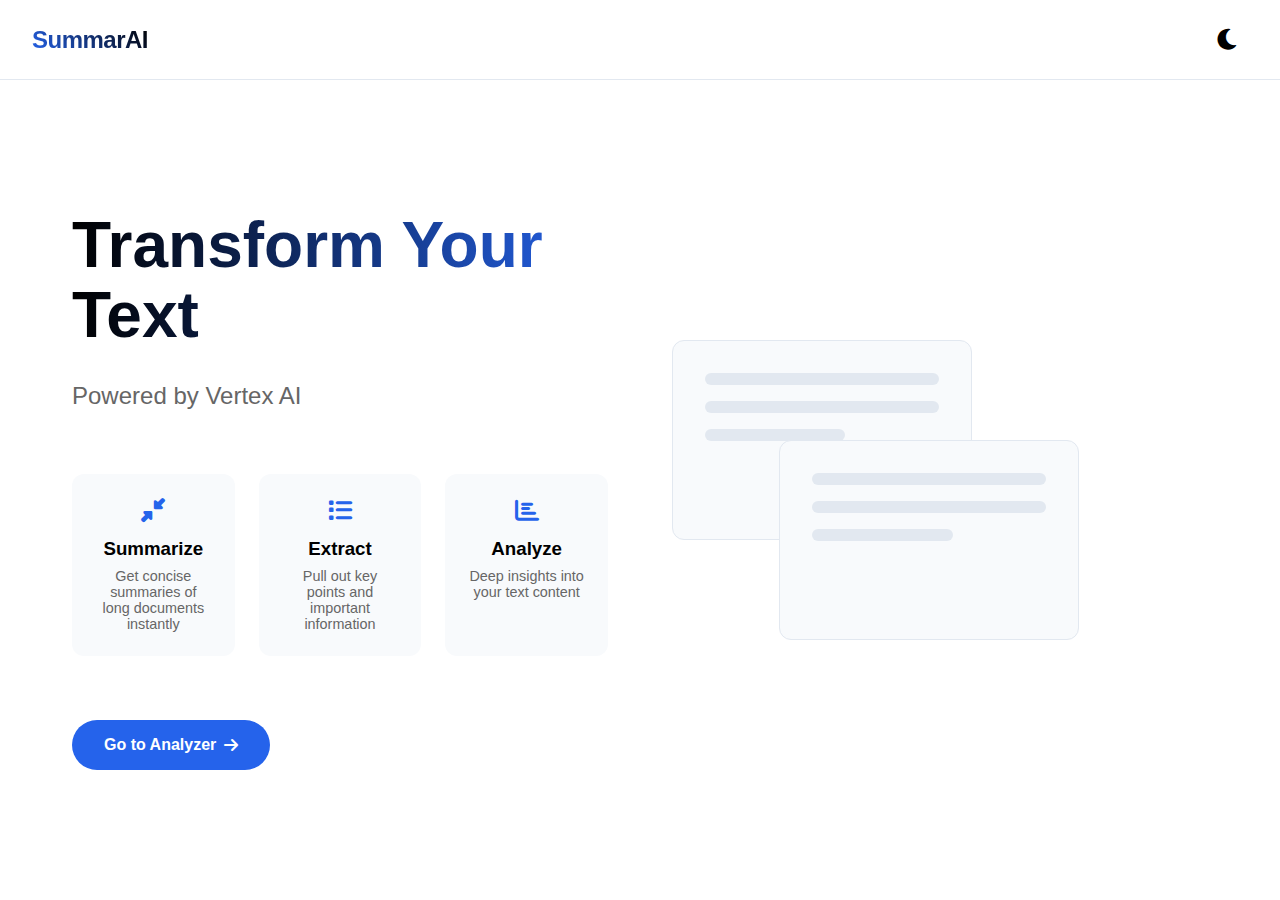
<file: templates/index.html>
<!DOCTYPE html>
<html lang="en">
<head>
    <meta charset="UTF-8">
    <meta name="viewport" content="width=device-width, initial-scale=1.0">
    <title>SummarAI - AI-Powered Text Analysis</title>
    <link rel="stylesheet" href="https://cdnjs.cloudflare.com/ajax/libs/font-awesome/6.0.0/css/all.min.css">
    <link rel="stylesheet" href="/static/landing.css">
</head>
<body class="light-theme">
    <header class="fixed-header">
        <div class="logo">
            <a href="/" class="logo-text">SummarAI</a>
        </div>
        <div class="theme-toggle">
            <button id="theme-button">
                <i class="fas fa-moon"></i>
            </button>
        </div>
    </header>

    <main class="main-content">
        <div class="hero">
            <div class="hero-content">
                <h1 class="hero-title">Transform Your Text</h1>
                <p class="hero-subtitle">Powered by Vertex AI</p>
                
                <div class="features">
                    <div class="feature">
                        <i class="fas fa-compress-alt"></i>
                        <h3>Summarize</h3>
                        <p>Get concise summaries of long documents instantly</p>
                    </div>
                    <div class="feature">
                        <i class="fas fa-list"></i>
                        <h3>Extract</h3>
                        <p>Pull out key points and important information</p>
                    </div>
                    <div class="feature">
                        <i class="fas fa-chart-bar"></i>
                        <h3>Analyze</h3>
                        <p>Deep insights into your text content</p>
                    </div>
                </div>

                <a href="/analyzer" class="cta-button">
                    Go to Analyzer
                    <i class="fas fa-arrow-right"></i>
                </a>
            </div>

            <div class="hero-image">
                <div class="floating-card card-1">
                    <div class="card-content">
                        <div class="card-line"></div>
                        <div class="card-line"></div>
                        <div class="card-line short"></div>
                    </div>
                </div>
                <div class="floating-card card-2">
                    <div class="card-content">
                        <div class="card-line"></div>
                        <div class="card-line"></div>
                        <div class="card-line short"></div>
                    </div>
                </div>
            </div>
        </div>
    </main>

    <script src="/static/landing.js"></script>
</body>
</html>
</file>
<file: static/landing.css>
* {
    margin: 0;
    padding: 0;
    box-sizing: border-box;
    font-family: -apple-system, BlinkMacSystemFont, "Segoe UI", Roboto, sans-serif;
}

/* Theme Variables */
.light-theme {
    --bg-color: #ffffff;
    --text-color: #000000;
    --text-secondary: #666666;
    --primary-color: #2563eb;
    --primary-hover: #1d4ed8;
    --card-bg: #f8fafc;
    --card-border: #e2e8f0;
    --feature-bg: #f8fafc;
}

.dark-theme {
    --bg-color: #0f172a;
    --text-color: #ffffff;
    --text-secondary: #94a3b8;
    --primary-color: #3b82f6;
    --primary-hover: #2563eb;
    --card-bg: #1e293b;
    --card-border: #334155;
    --feature-bg: #1e293b;
}

body {
    min-height: 100vh;
    background-color: var(--bg-color);
    color: var(--text-color);
    transition: background-color 0.3s ease, color 0.3s ease;
}

/* Fixed Header */
.fixed-header {
    position: fixed;
    top: 0;
    left: 0;
    right: 0;
    height: 80px;
    background-color: var(--bg-color);
    display: flex;
    justify-content: space-between;
    align-items: center;
    padding: 0 2rem;
    z-index: 1000;
    border-bottom: 1px solid var(--card-border);
}

.main-content {
    padding-top: 80px;
    min-height: calc(100vh - 80px);
}

.theme-toggle {
    position: static;
}

#theme-button {
    background: none;
    border: none;
    font-size: 1.5rem;
    color: var(--text-color);
    cursor: pointer;
    padding: 0.5rem;
    transition: transform 0.3s ease;
}

#theme-button:hover {
    transform: scale(1.1);
}

.hero {
    display: grid;
    grid-template-columns: 1fr 1fr;
    gap: 4rem;
    max-width: 1200px;
    margin: 0 auto;
    padding: 4rem 2rem;
    min-height: calc(100vh - 80px);
    align-items: center;
}

.hero-content {
    display: flex;
    flex-direction: column;
    gap: 2rem;
}

.hero-title {
    font-size: 4rem;
    font-weight: 800;
    line-height: 1.1;
    background: linear-gradient(to right, var(--text-color), var(--primary-color));
    -webkit-background-clip: text;
    background-clip: text;
    color: transparent;
}

.hero-subtitle {
    font-size: 1.5rem;
    color: var(--text-secondary);
}

.features {
    display: grid;
    grid-template-columns: repeat(3, 1fr);
    gap: 1.5rem;
    margin: 2rem 0;
}

.feature {
    background-color: var(--feature-bg);
    padding: 1.5rem;
    border-radius: 12px;
    text-align: center;
    transition: transform 0.2s ease, background-color 0.3s ease;
}

.feature:active {
    transform: scale(0.98);
}

.feature i {
    font-size: 1.5rem;
    color: var(--primary-color);
    margin-bottom: 1rem;
}

.feature h3 {
    margin-bottom: 0.5rem;
}

.feature p {
    font-size: 0.9rem;
    color: var(--text-secondary);
}

.cta-button {
    display: inline-flex;
    align-items: center;
    gap: 0.5rem;
    background-color: var(--primary-color);
    color: white;
    padding: 1rem 2rem;
    border-radius: 50px;
    text-decoration: none;
    font-weight: 600;
    transition: all 0.3s ease;
    width: fit-content;
    min-height: 44px; /* Better touch target */
}

.cta-button:hover {
    background-color: var(--primary-hover);
    transform: translateY(-2px);
}

.hero-image {
    position: relative;
    height: 500px;
}

.floating-card {
    position: absolute;
    background-color: var(--card-bg);
    border: 1px solid var(--card-border);
    border-radius: 12px;
    padding: 2rem;
    width: 300px;
    height: 200px;
    animation: float 6s ease-in-out infinite;
}

.card-1 {
    top: 20%;
    left: 0;
    animation-delay: 0s;
}

.card-2 {
    top: 40%;
    left: 20%;
    animation-delay: -3s;
}

.card-content {
    display: flex;
    flex-direction: column;
    gap: 1rem;
}

.card-line {
    height: 12px;
    background-color: var(--card-border);
    border-radius: 6px;
}

.card-line.short {
    width: 60%;
}

@keyframes float {
    0%, 100% {
        transform: translateY(0);
    }
    50% {
        transform: translateY(-20px);
    }
}

/* Logo */
.logo {
    position: static;
}

.logo-text {
    font-size: 1.5rem;
    font-weight: 800;
    text-decoration: none;
    background: linear-gradient(45deg, var(--primary-color), var(--text-color));
    -webkit-background-clip: text;
    background-clip: text;
    color: transparent;
    transition: all 0.3s ease;
    letter-spacing: -0.5px;
}

.logo-text:hover {
    transform: scale(1.05);
    background: linear-gradient(45deg, var(--text-color), var(--primary-color));
    -webkit-background-clip: text;
    background-clip: text;
}

/* Responsive Design */
@media (max-width: 968px) {
    .hero {
        grid-template-columns: 1fr;
        text-align: center;
        gap: 2rem;
        padding: 2rem 1rem;
    }

    .hero-content {
        align-items: center;
    }

    .hero-title {
        font-size: 3rem;
    }

    .features {
        grid-template-columns: repeat(auto-fit, minmax(250px, 1fr));
        max-width: 600px;
        margin: 2rem auto;
    }

    /* Hide floating cards on mobile and tablet */
    .hero-image {
        display: none;
    }
}

@media (max-width: 768px) {
    .hero {
        grid-template-columns: 1fr;
        text-align: center;
        gap: 1rem;
        padding: 1rem;
        min-height: auto;
    }

    .hero-content {
        align-items: center;
        padding: 0 1rem;
    }

    .hero-title {
        font-size: 2.5rem;
        line-height: 1.2;
        margin-bottom: 0.5rem;
        word-break: break-word;
        hyphens: auto;
    }

    .hero-subtitle {
        font-size: 1.25rem;
        margin-bottom: 2rem;
    }

    /* Adjust features grid for mobile */
    .features {
        grid-template-columns: 1fr;
        gap: 1rem;
        margin: 1rem 0;
        width: 100%;
    }

    .feature {
        padding: 2rem 1.5rem;
        margin: 0 1rem;
        background-color: var(--card-bg);
        border: 1px solid var(--card-border);
        border-radius: 12px;
    }

    .feature i {
        font-size: 2rem;
        margin-bottom: 1rem;
    }

    .feature h3 {
        font-size: 1.5rem;
        margin-bottom: 0.75rem;
    }

    .feature p {
        font-size: 1rem;
        line-height: 1.5;
        color: var(--text-secondary);
    }

    /* Adjust CTA button for mobile */
    .cta-button {
        width: calc(100% - 2rem);
        margin: 1rem;
        justify-content: center;
        padding: 1rem;
        font-size: 1.125rem;
    }

    /* Hide floating cards on mobile */
    .hero-image {
        display: none;
    }

    /* Adjust header for mobile */
    .fixed-header {
        padding: 0 1rem;
        height: 60px;
    }

    .logo-text {
        font-size: 1.25rem;
    }

    /* Adjust main content padding */
    .main-content {
        padding-top: 60px;
    }
}

/* Add better spacing for very small screens */
@media (max-width: 360px) {
    .hero-title {
        font-size: 2rem;
    }

    .feature {
        padding: 1.5rem 1rem;
    }

    .feature h3 {
        font-size: 1.25rem;
    }
}

/* Improve tablet layout */
@media (min-width: 769px) and (max-width: 1024px) {
    .hero {
        grid-template-columns: 1fr;
        padding: 2rem;
        gap: 2rem;
    }

    .features {
        grid-template-columns: repeat(2, 1fr);
        max-width: 800px;
        margin: 2rem auto;
    }

    .hero-title {
        font-size: 3rem;
    }
}

/* Dark mode transition */
.light-theme, .dark-theme {
    transition: background-color 0.3s ease, color 0.3s ease;
}

/* Ensure proper dark theme colors */
.dark-theme {
    --bg-color: #0f172a;
    --text-color: #ffffff;
    --text-secondary: #94a3b8;
    --primary-color: #3b82f6;
    --primary-hover: #2563eb;
    --card-bg: #1e293b;
    --card-border: #334155;
    --feature-bg: #1e293b;
}

/* Improve feature card interaction */
@media (hover: hover) {
    .feature:hover {
        transform: translateY(-5px);
        box-shadow: 0 4px 12px rgba(0, 0, 0, 0.1);
    }
}
</file>
